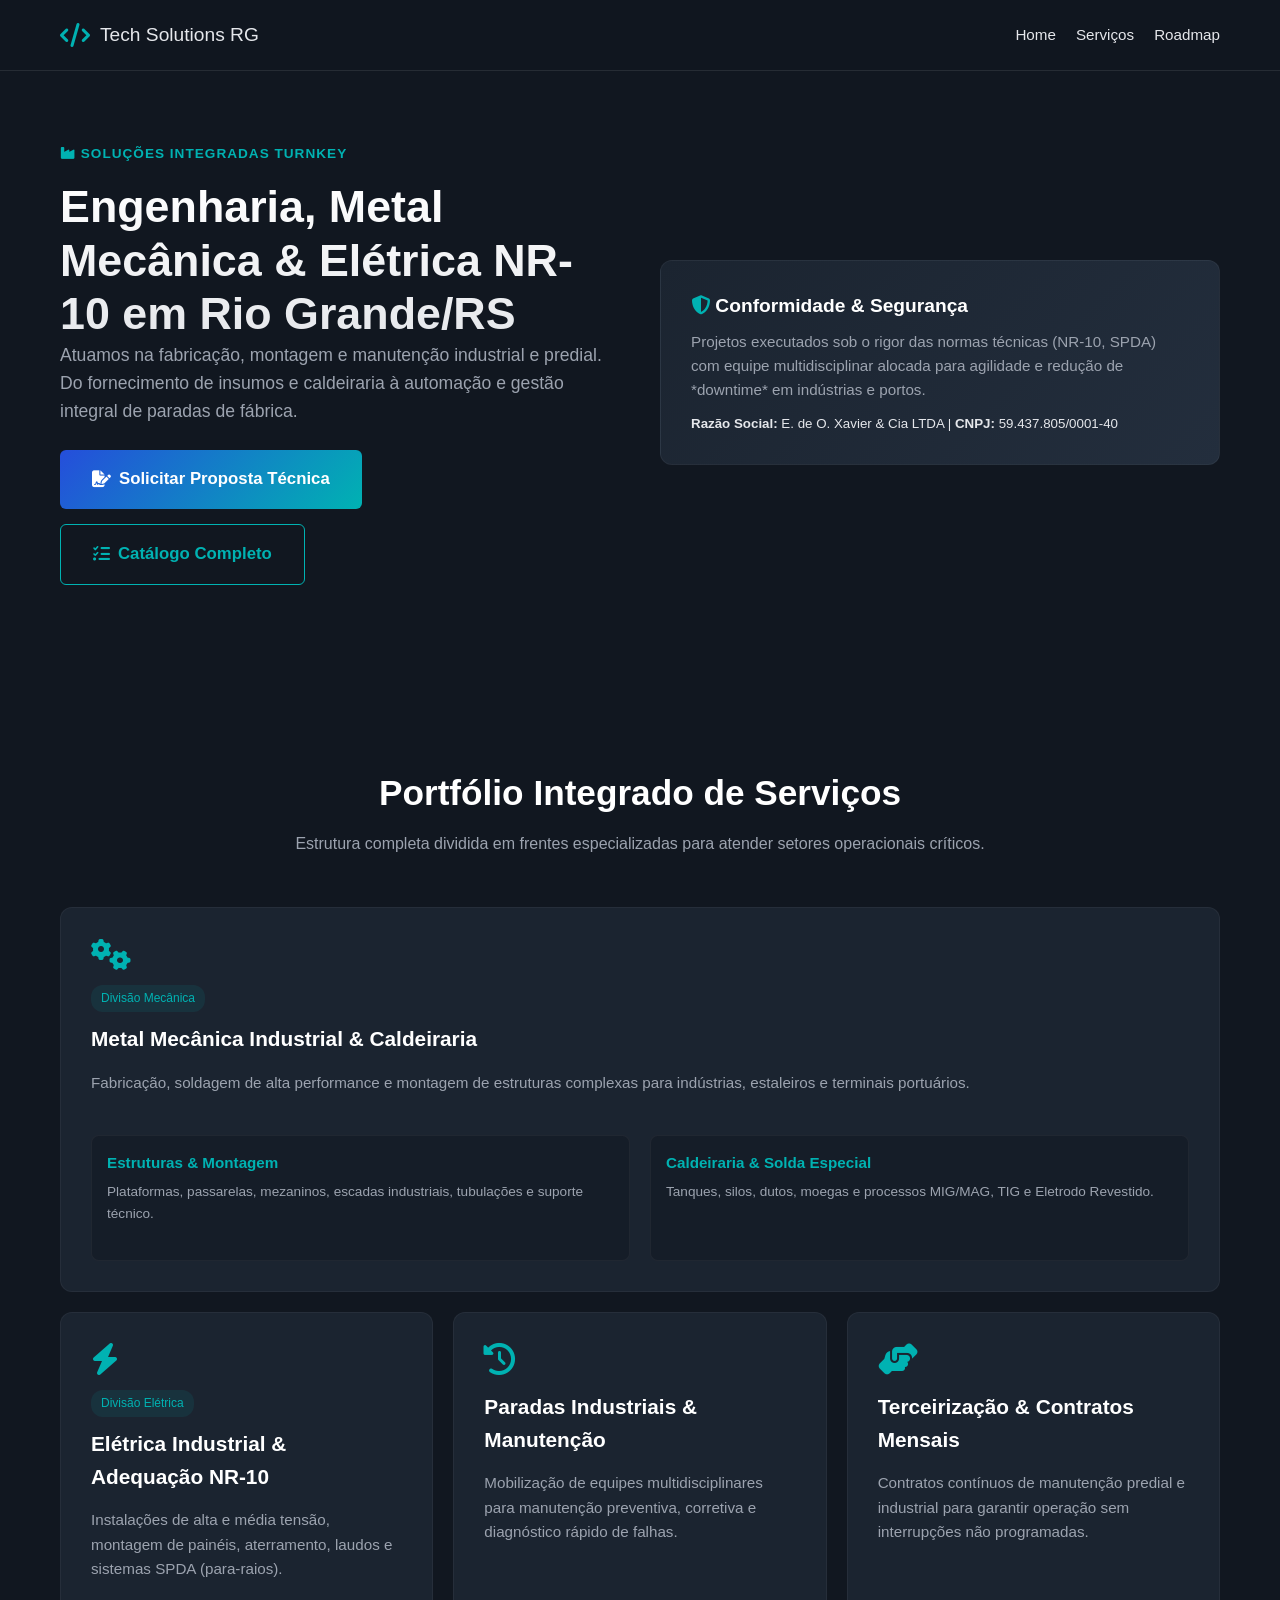
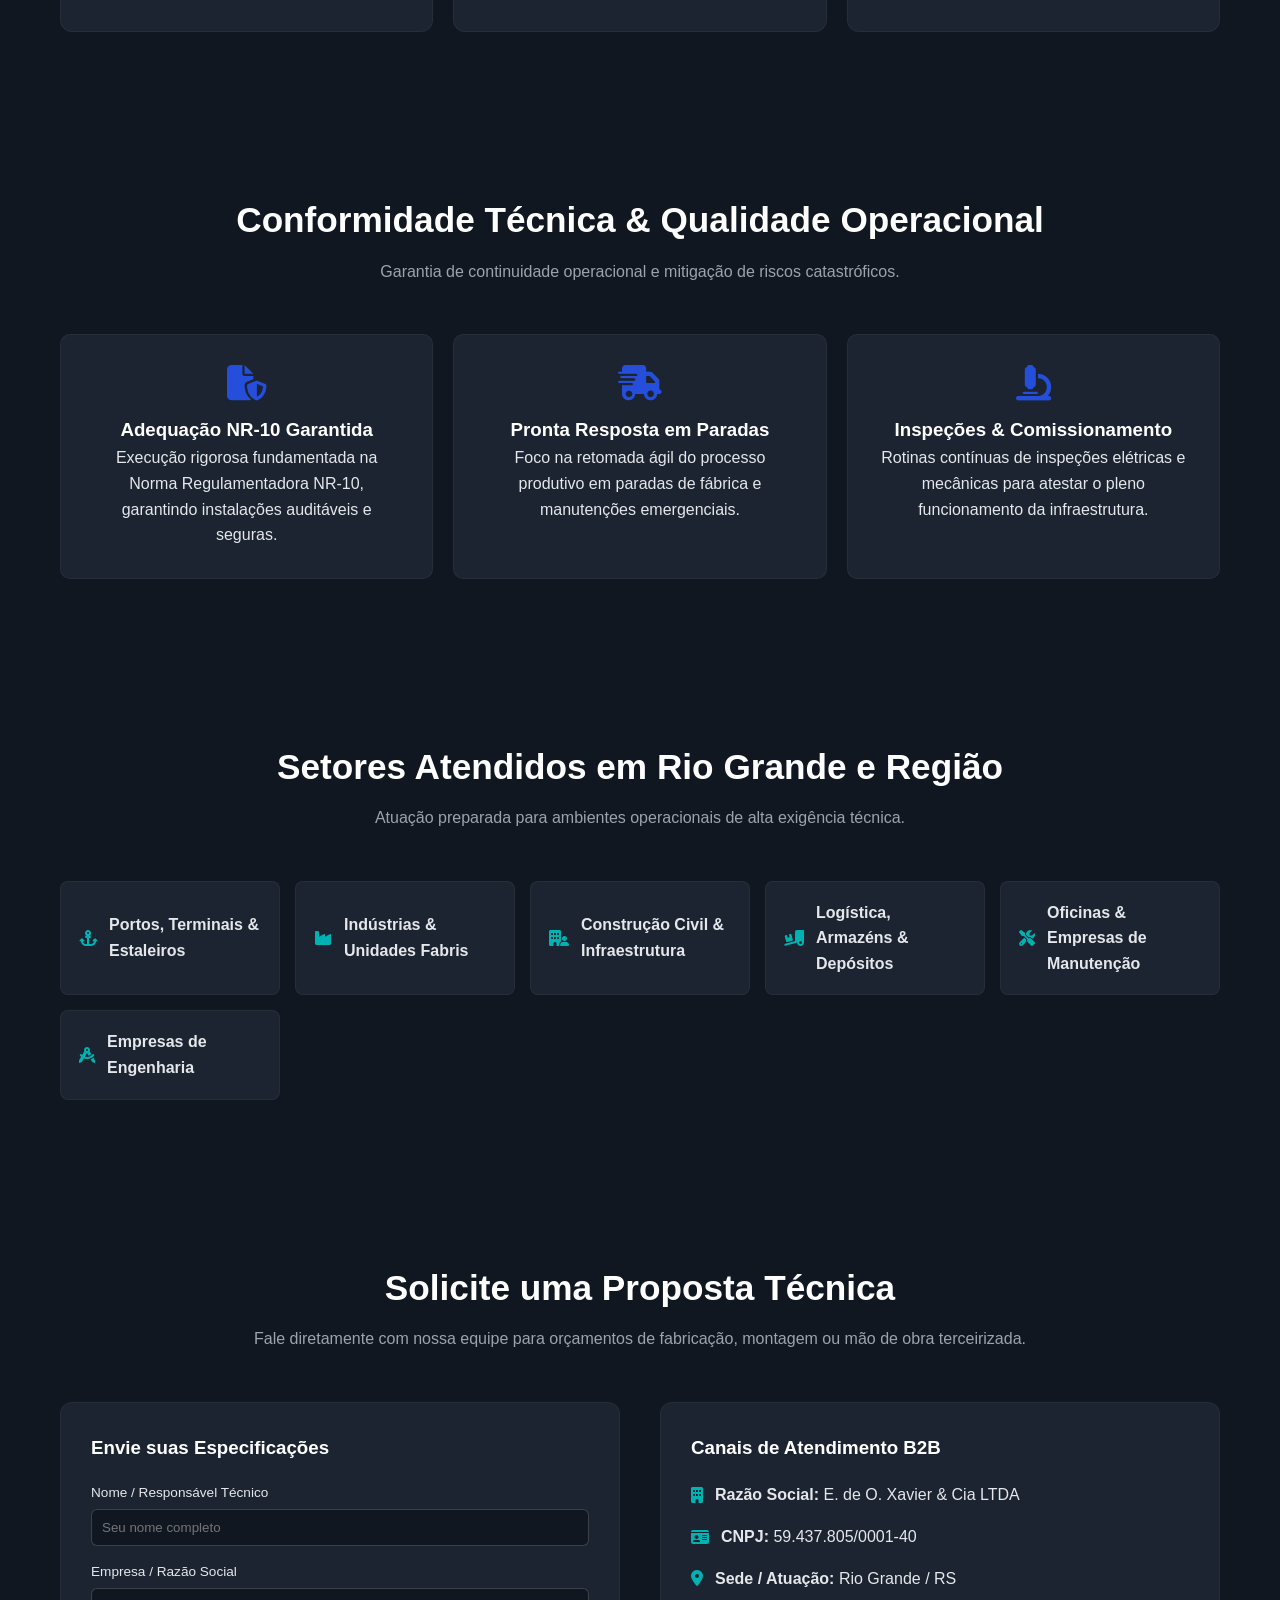
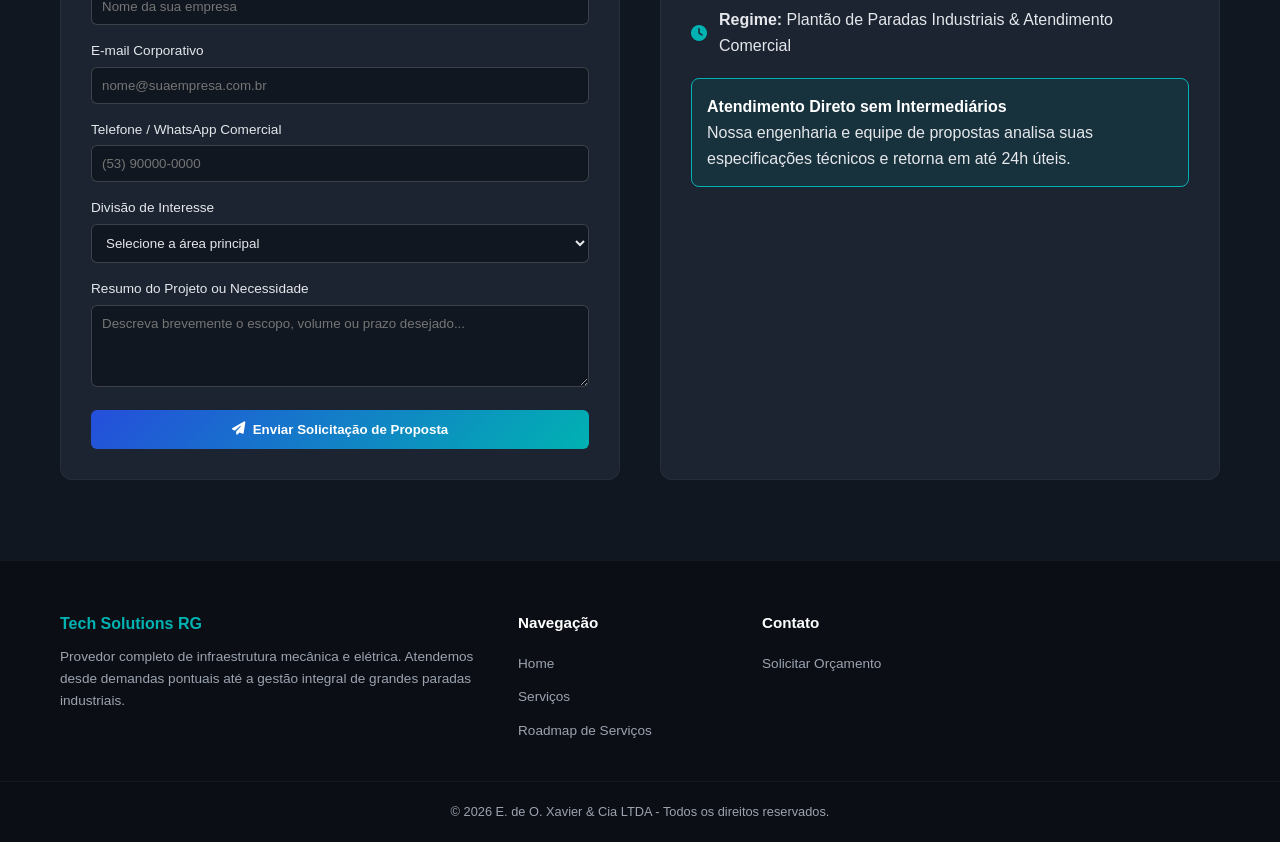
<file: index.html>
<!DOCTYPE html>
<html lang="pt-BR">
<head>
  <meta charset="UTF-8">
  <meta name="viewport" content="width=device-width, initial-scale=1.0">
  
  <title>Tech Solutions | Metal Mecânica, Elétrica NR-10 e Serviços Industriais em Rio Grande/RS</title>
  <meta name="description" content="A Tech Solutions (E. de O. Xavier & Cia LTDA - CNPJ 59.437.805/0001-40) oferece soluções completas em Metal Mecânica, Caldeiraria, Elétrica Industrial NR-10 e Gestão de Paradas Industriais em Rio Grande/RS e região.">
  <meta name="keywords" content="metal mecanica rio grande rs, caldeiraria industrial, eletrica nr-10, soldagem mig mag tig, paradas industriais, manutencao predial e industrial, e de o xavier, tech solutions rio grande">
  <meta name="robots" content="index, follow">
  <meta name="author" content="Tech Solutions">
  <meta name="theme-color" content="#111720">

  <meta property="og:type" content="website">
  <meta property="og:title" content="Tech Solutions | Soluções Industriais, Metal Mecânica & Elétrica NR-10">
  <meta property="og:description" content="Engenharia, Fabricação, Montagem, Elétrica NR-10 e Manutenção Industrial Turnkey em Rio Grande/RS. Atendimento B2B especializado.">
  <meta property="og:locale" content="pt_BR">

  <script type="application/ld+json">
  {
    "@context": "https://schema.org",
    "@type": "LocalBusiness",
    "name": "Tech Solutions - Solução Industrial, Predial e Tecnológica",
    "legalName": "E. de O. Xavier & Cia LTDA",
    "taxID": "59.437.805/0001-40",
    "description": "Provedor completo de infraestrutura mecânica e elétrica. Atendemos desde demandas pontuais até a gestão integral de contratos e grandes paradas industriais.",
    "address": {
      "@type": "PostalAddress",
      "addressLocality": "Rio Grande",
      "addressRegion": "RS",
      "addressCountry": "BR"
    },
    "areaServed": [
      "Rio Grande",
      "Pelotas",
      "Rio Grande do Sul"
    ],
    "knowsAbout": [
      "Metal Mecânica Industrial",
      "Caldeiraria",
      "Instalações Elétricas NR-10",
      "SPDA e Aterramento",
      "Manutenção e Paradas Industriais",
      "Soldagem Especializada MIG/MAG/TIG"
    ]
  }
  </script>

  <link rel="preconnect" href="https://cdnjs.cloudflare.com">
  <link rel="stylesheet" href="https://cdnjs.cloudflare.com/ajax/libs/font-awesome/6.4.0/css/all.min.css">
  <link rel="stylesheet" href="style.css">

  <script src="components.js" defer></script>
</head>
<body>

  <app-header></app-header>

  <main>
    <section class="hero">
      <div class="container">
        <div class="hero-grid">
          <div class="hero-text">
            <span class="hero-tag">
              <i class="fa-solid fa-industry"></i> Soluções Integradas Turnkey
            </span>
            <h1 class="hero-title">Engenharia, Metal Mecânica & Elétrica NR-10 em Rio Grande/RS</h1>
            <p class="hero-subtitle">
              Atuamos na fabricação, montagem e manutenção industrial e predial. Do fornecimento de insumos e caldeiraria à automação e gestão integral de paradas de fábrica.
            </p>
            <div class="hero-actions">
              <a href="#contato" class="btn btn-primary btn-lg">
                <i class="fa-solid fa-file-signature"></i> Solicitar Proposta Técnica
              </a>
              <a href="roadmap_servicos.html" class="btn btn-secondary btn-lg">
                <i class="fa-solid fa-list-check"></i> Catálogo Completo
              </a>
            </div>
          </div>
          <div class="hero-banner-container">
            <div class="hero-banner-content">
              <h3><i class="fa-solid fa-shield-halved" style="color: var(--cyan);"></i> Conformidade & Segurança</h3>
              <p>Projetos executados sob o rigor das normas técnicas (NR-10, SPDA) com equipe multidisciplinar alocada para agilidade e redução de *downtime* em indústrias e portos.</p>
              <small style="color: var(--text-muted); display: block; margin-top: 10px;">
                <strong>Razão Social:</strong> E. de O. Xavier & Cia LTDA | <strong>CNPJ:</strong> 59.437.805/0001-40
              </small>
            </div>
          </div>
        </div>
      </div>
    </section>

    <section class="services" id="servicos">
      <div class="container">
        <div class="section-header reveal">
          <h2>Portfólio Integrado de Serviços</h2>
          <p>Estrutura completa dividida em frentes especializadas para atender setores operacionais críticos.</p>
        </div>

        <div class="bento-grid">
          <div class="bento-card bento-large reveal">
            <i class="fa-solid fa-gears card-icon"></i>
            <span class="card-badge">Divisão Mecânica</span>
            <h3>Metal Mecânica Industrial & Caldeiraria</h3>
            <p>Fabricação, soldagem de alta performance e montagem de estruturas complexas para indústrias, estaleiros e terminais portuários.</p>
            <div class="sub-services-grid">
              <div class="sub-service-item">
                <h4>Estruturas & Montagem</h4>
                <p>Plataformas, passarelas, mezaninos, escadas industriais, tubulações e suporte técnico.</p>
              </div>
              <div class="sub-service-item">
                <h4>Caldeiraria & Solda Especial</h4>
                <p>Tanques, silos, dutos, moegas e processos MIG/MAG, TIG e Eletrodo Revestido.</p>
              </div>
            </div>
          </div>

          <div class="bento-card reveal">
            <i class="fa-solid fa-bolt card-icon"></i>
            <span class="card-badge">Divisão Elétrica</span>
            <h3>Elétrica Industrial & Adequação NR-10</h3>
            <p>Instalações de alta e média tensão, montagem de painéis, aterramento, laudos e sistemas SPDA (para-raios).</p>
          </div>

          <div class="bento-card reveal">
            <i class="fa-solid fa-clock-rotate-left card-icon"></i>
            <h3>Paradas Industriais & Manutenção</h3>
            <p>Mobilização de equipes multidisciplinares para manutenção preventiva, corretiva e diagnóstico rápido de falhas.</p>
          </div>

          <div class="bento-card reveal">
            <i class="fa-solid fa-handshake-angle card-icon"></i>
            <h3>Terceirização & Contratos Mensais</h3>
            <p>Contratos contínuos de manutenção predial e industrial para garantir operação sem interrupções não programadas.</p>
          </div>
        </div>
      </div>
    </section>

    <section class="differentials">
      <div class="container">
        <div class="section-header reveal">
          <h2>Conformidade Técnica & Qualidade Operacional</h2>
          <p>Garantia de continuidade operacional e mitigação de riscos catastróficos.</p>
        </div>

        <div class="diff-grid">
          <div class="diff-card reveal">
            <i class="fa-solid fa-file-shield diff-icon"></i>
            <h3>Adequação NR-10 Garantida</h3>
            <p>Execução rigorosa fundamentada na Norma Regulamentadora NR-10, garantindo instalações auditáveis e seguras.</p>
          </div>
          <div class="diff-card reveal">
            <i class="fa-solid fa-truck-fast diff-icon"></i>
            <h3>Pronta Resposta em Paradas</h3>
            <p>Foco na retomada ágil do processo produtivo em paradas de fábrica e manutenções emergenciais.</p>
          </div>
          <div class="diff-card reveal">
            <i class="fa-solid fa-microscope diff-icon"></i>
            <h3>Inspeções & Comissionamento</h3>
            <p>Rotinas contínuas de inspeções elétricas e mecânicas para atestar o pleno funcionamento da infraestrutura.</p>
          </div>
        </div>
      </div>
    </section>

    <section class="segments-section">
      <div class="container">
        <div class="section-header reveal">
          <h2>Setores Atendidos em Rio Grande e Região</h2>
          <p>Atuação preparada para ambientes operacionais de alta exigência técnica.</p>
        </div>

        <div class="segments-grid reveal">
          <div class="segment-item"><i class="fa-solid fa-anchor"></i> Portos, Terminais & Estaleiros</div>
          <div class="segment-item"><i class="fa-solid fa-industry"></i> Indústrias & Unidades Fabris</div>
          <div class="segment-item"><i class="fa-solid fa-building-user"></i> Construção Civil & Infraestrutura</div>
          <div class="segment-item"><i class="fa-solid fa-truck-ramp-box"></i> Logística, Armazéns & Depósitos</div>
          <div class="segment-item"><i class="fa-solid fa-screwdriver-wrench"></i> Oficinas & Empresas de Manutenção</div>
          <div class="segment-item"><i class="fa-solid fa-compass-drafting"></i> Empresas de Engenharia</div>
        </div>
      </div>
    </section>

    <section class="contact" id="contato">
      <div class="container">
        <div class="section-header reveal">
          <h2>Solicite uma Proposta Técnica</h2>
          <p>Fale diretamente com nossa equipe para orçamentos de fabricação, montagem ou mão de obra terceirizada.</p>
        </div>

        <div class="contact-grid">
          <div class="contact-form-container reveal">
            <h3>Envie suas Especificações</h3>
            <form class="contact-form">
              <div class="form-group">
                <label for="name">Nome / Responsável Técnico</label>
                <input type="text" id="name" placeholder="Seu nome completo" required>
              </div>
              <div class="form-group">
                <label for="company">Empresa / Razão Social</label>
                <input type="text" id="company" placeholder="Nome da sua empresa" required>
              </div>
              <div class="form-group">
                <label for="email">E-mail Corporativo</label>
                <input type="email" id="email" placeholder="nome@suaempresa.com.br" required>
              </div>
              <div class="form-group">
                <label for="phone">Telefone / WhatsApp Comercial</label>
                <input type="tel" id="phone" placeholder="(53) 90000-0000" required>
              </div>
              <div class="form-group">
                <label for="subject">Divisão de Interesse</label>
                <select id="subject" required>
                  <option value="">Selecione a área principal</option>
                  <option value="metal-mecanica">Metal Mecânica & Caldeiraria</option>
                  <option value="eletrica-nr10">Elétrica Industrial & Adequação NR-10</option>
                  <option value="paradas">Contratos de Manutenção / Paradas Industriais</option>
                  <option value="outros">Outras Demandas Industriais</option>
                </select>
              </div>
              <div class="form-group">
                <label for="message">Resumo do Projeto ou Necessidade</label>
                <textarea id="message" rows="4" placeholder="Descreva brevemente o escopo, volume ou prazo desejado..." required></textarea>
              </div>
              <button type="submit" class="btn btn-primary btn-full">
                <i class="fa-solid fa-paper-plane"></i> Enviar Solicitação de Proposta
              </button>
            </form>
          </div>

          <div class="contact-info reveal">
            <h3>Canais de Atendimento B2B</h3>
            <ul class="info-list">
              <li>
                <i class="fa-solid fa-building"></i> 
                <span><strong>Razão Social:</strong> E. de O. Xavier & Cia LTDA</span>
              </li>
              <li>
                <i class="fa-solid fa-id-card"></i> 
                <span><strong>CNPJ:</strong> 59.437.805/0001-40</span>
              </li>
              <li>
                <i class="fa-solid fa-location-dot"></i> 
                <span><strong>Sede / Atuação:</strong> Rio Grande / RS</span>
              </li>
              <li>
                <i class="fa-solid fa-clock"></i> 
                <span><strong>Regime:</strong> Plantão de Paradas Industriais & Atendimento Comercial</span>
              </li>
            </ul>
            <div class="contact-card-highlight">
              <h4>Atendimento Direto sem Intermediários</h4>
              <p>Nossa engenharia e equipe de propostas analisa suas especificações técnicos e retorna em até 24h úteis.</p>
            </div>
          </div>
        </div>
      </div>
    </section>
  </main>

  <app-footer></app-footer>

  <script src="script.js" defer></script>
</body>
</html>
</file>
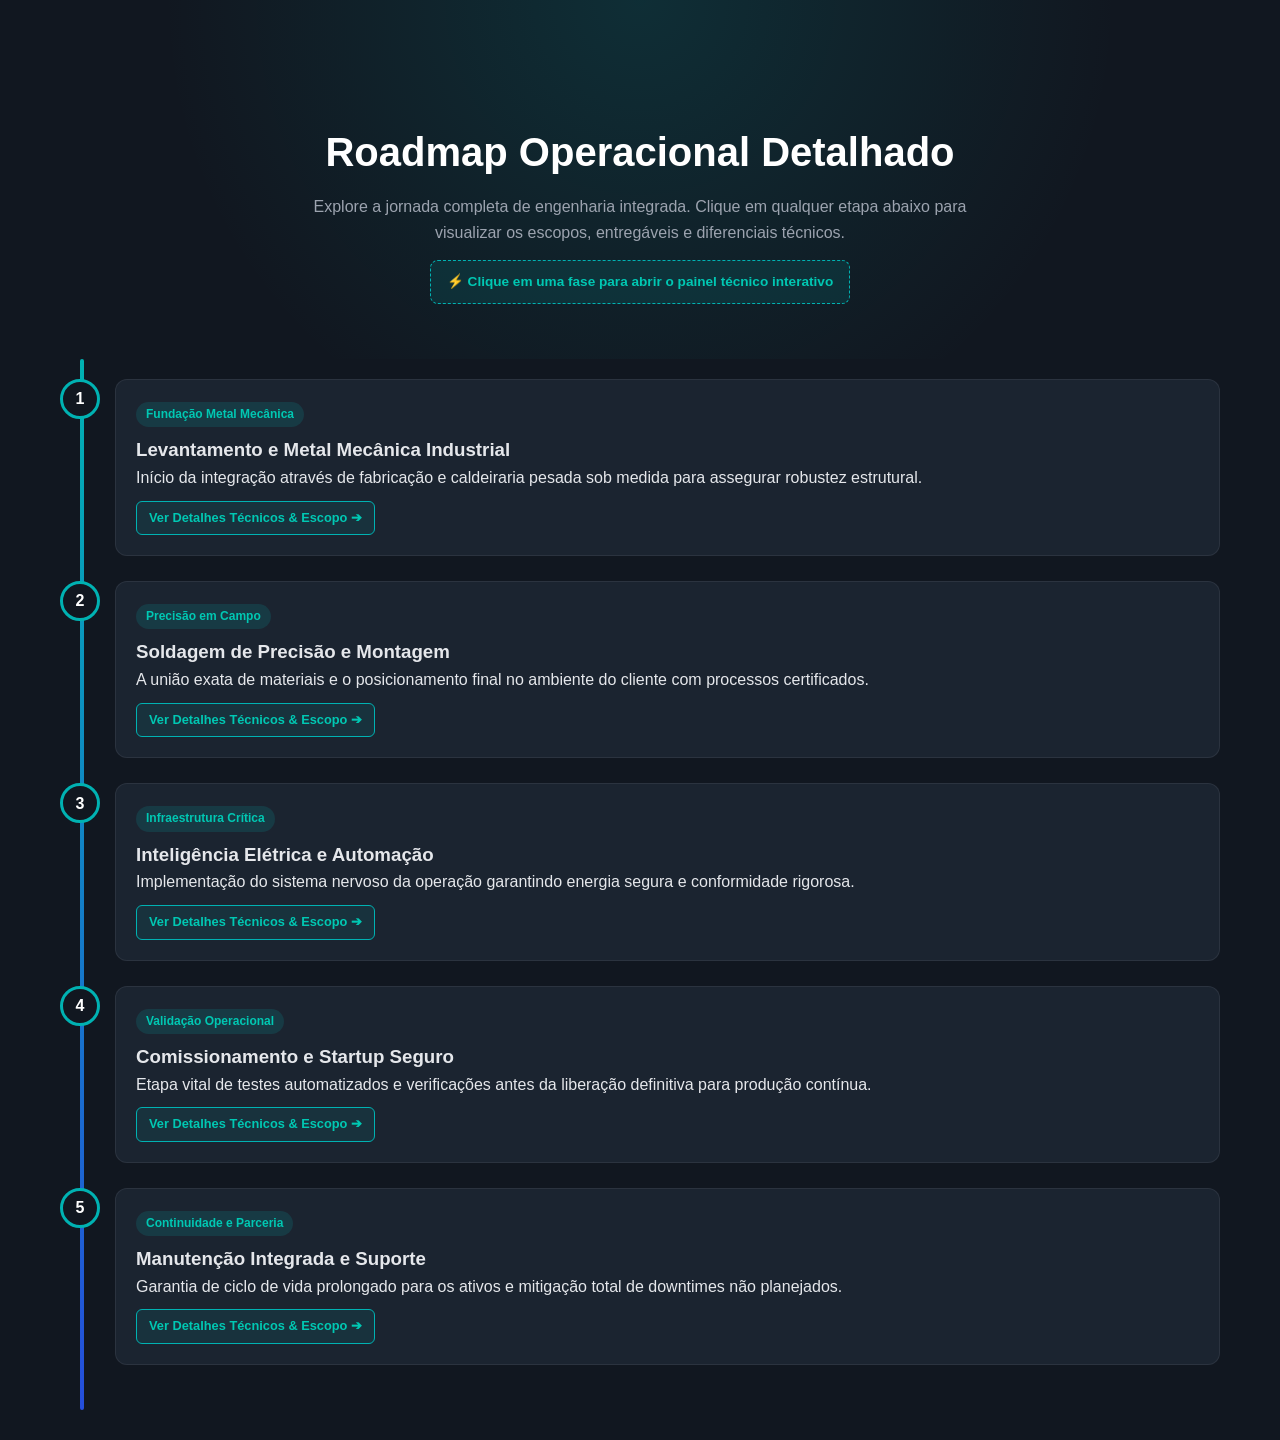
<file: roadmap_servicos.html>
<!DOCTYPE html>
<html lang="pt-BR">
<head>
    <meta charset="UTF-8">
    <meta name="viewport" content="width=device-width, initial-scale=1.0">
    <title>Roadmap de Serviços Detalhado - Tech Solutions RG</title>
    <style>
        :root { 
            --cyan: #00B2B2; 
            --cyan-hover: #00C8B3; 
            --cobalt: #254EDB; 
            --cobalt-dark: #1E3A8A; 
            --silver: #E5E7EB; 
            --gray-muted: #9CA3AF; 
            --bg-dark: #111720; 
            --bg-card: #1B2430; 
            --bg-card-hover: #232E3D; 
            --font-main: 'Source Sans Pro', sans-serif; 
        }
        * { margin: 0; padding: 0; box-sizing: border-box; scroll-behavior: smooth; }
        body { font-family: var(--font-main); background-color: var(--bg-dark); color: var(--silver); line-height: 1.6; overflow-x: hidden; }
        .container { max-width: 1200px; margin: 0 auto; padding: 0 20px; }
        
        /* Cabeçalho da Seção */
        .roadmap-hero { padding: 120px 0 30px 0; text-align: center; background: radial-gradient(circle at top, rgba(0, 178, 178, 0.15) 0%, transparent 70%); }
        .roadmap-hero h1 { font-size: 2.5rem; margin-bottom: 10px; color: #FFFFFF; }
        .roadmap-hero p { max-width: 700px; margin: 0 auto 15px; color: var(--gray-muted); font-size: 1rem; }
        
        .instruction-banner { background: rgba(0, 178, 178, 0.12); border: 1px dashed var(--cyan); color: var(--cyan-hover); padding: 10px 16px; border-radius: 8px; display: inline-flex; align-items: center; gap: 8px; font-size: 0.85rem; font-weight: 600; margin-bottom: 25px; }

        /* Timeline de Passos */
        .roadmap-timeline { position: relative; padding: 20px 0; margin-bottom: 30px; }
        .roadmap-timeline::before { content: ''; position: absolute; left: 20px; top: 0; bottom: 0; width: 4px; background: linear-gradient(180deg, var(--cyan), var(--cobalt)); border-radius: 2px; }
        
        .roadmap-step { position: relative; margin-bottom: 25px; width: 100%; padding-left: 55px; cursor: pointer; }
        .step-node { position: absolute; left: 0; top: 0; width: 40px; height: 40px; background: var(--bg-dark); border: 3px solid var(--cyan); border-radius: 50%; display: flex; align-items: center; justify-content: center; color: #FFFFFF; font-weight: 700; z-index: 10; transition: all 0.3s ease; }
        
        .roadmap-step:hover .step-node, .roadmap-step.active .step-node { background: var(--cyan); box-shadow: 0 0 12px var(--cyan); }
        .step-card { background: var(--bg-card); padding: 20px; border-radius: 12px; border: 1px solid rgba(229, 231, 235, 0.08); transition: all 0.3s ease; }
        .roadmap-step:hover .step-card, .roadmap-step.active .step-card { border-color: var(--cyan); transform: translateY(-3px); background-color: var(--bg-card-hover); box-shadow: 0 8px 20px rgba(0, 0, 0, 0.4); }
        
        .step-badge { display: inline-block; background: rgba(0, 178, 178, 0.15); color: var(--cyan-hover); font-size: 0.75rem; padding: 3px 10px; border-radius: 15px; margin-bottom: 8px; font-weight: 600; }
        .click-action-trigger { display: inline-flex; align-items: center; gap: 6px; background: rgba(0, 178, 178, 0.1); color: var(--cyan-hover); font-size: 0.8rem; font-weight: 700; padding: 6px 12px; border-radius: 6px; border: 1px solid var(--cyan); margin-top: 10px; }

        /* Painel Detalhado Interativo (Expansível por Pilar) */
        .details-panel { background: var(--bg-card); border: 2px solid var(--cyan); border-radius: 14px; padding: 30px; margin: 20px 0 60px; display: none; box-shadow: 0 10px 30px rgba(0, 178, 178, 0.2); animation: fadeIn 0.4s ease-in-out; }
        .details-panel.active { display: block; }
        
        @keyframes fadeIn {
            from { opacity: 0; transform: translateY(-10px); }
            to { opacity: 1; transform: translateY(0); }
        }

        .panel-header { display: flex; justify-content: space-between; align-items: center; border-bottom: 1px solid rgba(229, 231, 235, 0.1); padding-bottom: 15px; margin-bottom: 20px; }
        .panel-header h2 { color: var(--cyan-hover); font-size: 1.5rem; }
        .panel-close { background: rgba(255, 255, 255, 0.1); border: none; color: #FFFFFF; width: 34px; height: 34px; border-radius: 50%; cursor: pointer; font-size: 1.2rem; display: flex; align-items: center; justify-content: center; transition: background 0.2s; }
        .panel-close:hover { background: var(--cyan); color: var(--bg-dark); }

        .panel-body-grid { display: grid; grid-template-columns: 2fr 1fr; gap: 25px; }
        .panel-body-grid p { color: var(--gray-muted); font-size: 0.95rem; margin-bottom: 15px; }
        
        .deliverables-list { list-style: none; margin-top: 10px; }
        .deliverables-list li { position: relative; padding-left: 26px; margin-bottom: 12px; color: var(--silver); font-size: 0.92rem; }
        .deliverables-list li::before { content: '✔'; position: absolute; left: 0; color: var(--cyan); font-weight: 700; }

        .panel-sidebar { background: rgba(17, 23, 32, 0.6); padding: 20px; border-radius: 10px; border: 1px solid rgba(229, 231, 235, 0.05); }
        .panel-sidebar h4 { font-size: 0.95rem; color: var(--cyan); margin-bottom: 10px; text-transform: uppercase; letter-spacing: 0.5px; }

        @media (max-width: 768px) {
            .panel-body-grid { grid-template-columns: 1fr; }
        }
    </style>
</head>
<body>

    <div class="container">
        <section class="roadmap-hero">
            <h1>Roadmap <span>Operacional Detalhado</span></h1>
            <p>Explore a jornada completa de engenharia integrada. Clique em qualquer etapa abaixo para visualizar os escopos, entregáveis e diferenciais técnicos.</p>
            <div class="instruction-banner">
                <span>⚡ Clique em uma fase para abrir o painel técnico interativo</span>
            </div>
        </section>

        <!-- TIMELINE DOS 5 PILARES -->
        <div class="roadmap-timeline">
            
            <!-- Pilar 1 -->
            <div class="roadmap-step" onclick="toggleDetails(1)">
                <div class="step-node">1</div>
                <div class="step-card">
                    <span class="step-badge">Fundação Metal Mecânica</span>
                    <h3>Levantamento e Metal Mecânica Industrial</h3>
                    <p>Início da integração através de fabricação e caldeiraria pesada sob medida para assegurar robustez estrutural.</p>
                    <div class="click-action-trigger">Ver Detalhes Técnicos & Escopo ➔</div>
                </div>
            </div>

            <!-- Pilar 2 -->
            <div class="roadmap-step" onclick="toggleDetails(2)">
                <div class="step-node">2</div>
                <div class="step-card">
                    <span class="step-badge">Precisão em Campo</span>
                    <h3>Soldagem de Precisão e Montagem</h3>
                    <p>A união exata de materiais e o posicionamento final no ambiente do cliente com processos certificados.</p>
                    <div class="click-action-trigger">Ver Detalhes Técnicos & Escopo ➔</div>
                </div>
            </div>

            <!-- Pilar 3 -->
            <div class="roadmap-step" onclick="toggleDetails(3)">
                <div class="step-node">3</div>
                <div class="step-card">
                    <span class="step-badge">Infraestrutura Crítica</span>
                    <h3>Inteligência Elétrica e Automação</h3>
                    <p>Implementação do sistema nervoso da operação garantindo energia segura e conformidade rigorosa.</p>
                    <div class="click-action-trigger">Ver Detalhes Técnicos & Escopo ➔</div>
                </div>
            </div>

            <!-- Pilar 4 -->
            <div class="roadmap-step" onclick="toggleDetails(4)">
                <div class="step-node">4</div>
                <div class="step-card">
                    <span class="step-badge">Validação Operacional</span>
                    <h3>Comissionamento e Startup Seguro</h3>
                    <p>Etapa vital de testes automatizados e verificações antes da liberação definitiva para produção contínua.</p>
                    <div class="click-action-trigger">Ver Detalhes Técnicos & Escopo ➔</div>
                </div>
            </div>

            <!-- Pilar 5 -->
            <div class="roadmap-step" onclick="toggleDetails(5)">
                <div class="step-node">5</div>
                <div class="step-card">
                    <span class="step-badge">Continuidade e Parceria</span>
                    <h3>Manutenção Integrada e Suporte</h3>
                    <p>Garantia de ciclo de vida prolongado para os ativos e mitigação total de downtimes não planejados.</p>
                    <div class="click-action-trigger">Ver Detalhes Técnicos & Escopo ➔</div>
                </div>
            </div>

        </div>

        <!-- PAINÉIS DE DETALHAMENTO EXPANSÍVEIS -->

        <!-- Painel 1 -->
        <div id="panel-1" class="details-panel">
            <div class="panel-header">
                <h2>Pilar 01: Levantamento e Metal Mecânica Industrial</h2>
                <button class="panel-close" onclick="closeDetails(1)">&times;</button>
            </div>
            <div class="panel-body-grid">
                <div>
                    <p>Esta etapa foundational foca na concepção mecânica sob medida. Projetamos e executamos estruturas robustas que suportam o ecossistema produtivo severo da planta industrial com tolerâncias milimétricas.</p>
                    <ul class="deliverables-list">
                        <li>Fabricação especializada de tanques, reservatórios, silos de grande porte, chutes e dutos.</li>
                        <li>Construção de infraestrutura de acesso ergonômica: mezaninos, plataformas e escadas industriais.</li>
                        <li>Desenvolvimento de estruturas de suporte, bases metálicas vibratórias e enclausuramentos de proteção.</li>
                    </ul>
                </div>
                <div class="panel-sidebar">
                    <h4>Indicadores de Valor</h4>
                    <p><strong>Foco:</strong> Integridade Física</p>
                    <p><strong>Normas:</strong> ABNT / ASME aplicadas</p>
                </div>
            </div>
        </div>

        <!-- Painel 2 -->
        <div id="panel-2" class="details-panel">
            <div class="panel-header">
                <h2>Pilar 02: Soldagem de Precisão e Montagem em Campo</h2>
                <button class="panel-close" onclick="closeDetails(2)">&times;</button>
            </div>
            <div class="panel-body-grid">
                <div>
                    <p>Garantia de união metalúrgica impecável. Contamos com equipes de soldadores qualificados por EPS/RQPS para atuar diretamente no canteiro de obras ou montagem de linhas complexas.</p>
                    <ul class="deliverables-list">
                        <li>Processos altamente qualificados: MIG/MAG, TIG e Eletrodo Revestido.</li>
                        <li>Amplo domínio de ligas metálicas, incluindo Aço Carbono, Aço Inox e Alumínio.</li>
                        <li>Montagem integrada de linhas de tubulações e estruturas com capacidade de rápida adaptação em campo.</li>
                    </ul>
                </div>
                <div class="panel-sidebar">
                    <h4>Indicadores de Valor</h4>
                    <p><strong>Foco:</strong> Risco Zero de Falha Estrutural</p>
                    <p><strong>Inspeção:</strong> Ensaios não destrutivos (END)</p>
                </div>
            </div>
        </div>

        <!-- Painel 3 -->
        <div id="panel-3" class="details-panel">
            <div class="panel-header">
                <h2>Pilar 03: Inteligência Elétrica e Automação</h2>
                <button class="panel-close" onclick="closeDetails(3)">&times;</button>
            </div>
            <div class="panel-body-grid">
                <div>
                    <p>A energia e os comandos que fazem a planta rodar. Projetamos e montamos toda a infraestrutura elétrica de baixa e média tensão com total alinhamento às normativas de segurança vigentes.</p>
                    <ul class="deliverables-list">
                        <li>Montagem de Painéis de Comando, Centros de Controle de Motores (CCM) e QGBT.</li>
                        <li>Infraestrutura física robusta: eletrocalhas, leitos, lançamento de cabos blindados e subestações.</li>
                        <li>Sistemas Críticos de contingência (Nobreaks, Geradores) e adequação integral à NR-10 e SPDA.</li>
                    </ul>
                </div>
                <div class="panel-sidebar">
                    <h4>Indicadores de Valor</h4>
                    <p><strong>Foco:</strong> Conformidade NR-10 & Segurança</p>
                    <p><strong>Confiabilidade:</strong> Redundância de Energia</p>
                </div>
            </div>
        </div>

        <!-- Painel 4 -->
        <div id="panel-4" class="details-panel">
            <div class="panel-header">
                <h2>Pilar 04: Comissionamento e Startup Seguro</h2>
                <button class="panel-close" onclick="closeDetails(4)">&times;</button>
            </div>
            <div class="panel-body-grid">
                <div>
                    <p>A transição planejada entre a infraestrutura montada e a operação comercial. Validamos cada ponto elétrico, sensor e atuador para eliminar surpresas no primeiro dia de produção.</p>
                    <ul class="deliverables-list">
                        <li>Inspeções visuais e dimensionais completas, acompanhadas de megagem e testes de isolamento.</li>
                        <li>Parametrização avançada de Inversores de Frequência, soft-starters e redes industriais.</li>
                        <li>Validação de malhas de controle, intertravamentos de segurança e start assistido em campo.</li>
                    </ul>
                </div>
                <div class="panel-sidebar">
                    <h4>Indicadores de Valor</h4>
                    <p><strong>Foco:</strong> Zero Surpresas no Startup</p>
                    <p><strong>Entrega:</strong> Planta Pronta para Produção</p>
                </div>
            </div>
        </div>

        <!-- Painel 5 -->
        <div id="panel-5" class="details-panel">
            <div class="panel-header">
                <h2>Pilar 05: Manutenção Integrada e Parcerias</h2>
                <button class="panel-close" onclick="closeDetails(5)">&times;</button>
            </div>
            <div class="panel-body-grid">
                <div>
                    <p>O compromisso de longo prazo com a performance da sua fábrica. Atuamos fortemente na preservação dos ativos para blindar o negócio contra paradas não planejadas (downtimes).</p>
                    <ul class="deliverables-list">
                        <li>Planos estruturados de Manutenção Preventiva, Corretiva e projetos de Retrofit tecnológico.</li>
                        <li>Terceirização estratégica de especialistas dedicados (Caldeireiros, Soldadores, Eletricistas e Montadores).</li>
                        <li>Esquadrões de Resposta Rápida prontos para atuar em paradas gerais programadas com alta agilidade.</li>
                    </ul>
                </div>
                <div class="panel-sidebar">
                    <h4>Indicadores de Valor</h4>
                    <p><strong>Foco:</strong> Downtime Zero</p>
                    <p><strong>Parceria:</strong> Suporte Dedicado Contínuo</p>
                </div>
            </div>
        </div>

    </div>

    <!-- SCRIPT DE INTERATIVIDADE DOS PAINÉIS -->
    <script>
        function toggleDetails(id) {
            // Fecha todos os painéis abertos e remove classe ativa dos passos
            for (let i = 1; i <= 5; i++) {
                document.getElementById('panel-' + i).classList.remove('active');
            }
            
            // Ativa o painel selecionado
            const targetPanel = document.getElementById('panel-' + id);
            targetPanel.classList.add('active');
            
            // Rola suavemente para o painel aberto para melhor experiência do usuário (UX)
            targetPanel.scrollIntoView({ behavior: 'smooth', block: 'nearest' });
        }

        function closeDetails(id) {
            document.getElementById('panel-' + id).classList.remove('active');
        }
    </script>
</body>
</html>
</file>
<file: style.css>
/* ==========================================
   1. VARIÁVEIS, RESET E CONFIGURAÇÕES GERAIS
   ========================================== */
:root {
    --cyan: #00B2B2;
    --cyan-hover: #00C8B3;
    --cobalt: #254EDB;
    --cobalt-dark: #1E3A8A;
    --silver: #E5E7EB;
    --gray-muted: #9CA3AF;
    --bg-dark: #111720;
    --bg-card: #1B2430;
    --bg-card-hover: #232E3D;
    --font-main: 'Source Sans Pro', sans-serif;
}

* {
    margin: 0;
    padding: 0;
    box-sizing: border-box;
    scroll-behavior: smooth;
}

body {
    font-family: var(--font-main);
    background-color: var(--bg-dark);
    color: var(--silver);
    line-height: 1.6;
    overflow-x: hidden;
}

h1, h2, h3, h4, h5 {
    color: #FFFFFF;
    font-weight: 700;
}

a {
    color: var(--cyan);
    text-decoration: none;
    transition: all 0.3s ease;
}

a:hover {
    color: var(--cyan-hover);
}

.container {
    max-width: 1200px;
    margin: 0 auto;
    padding: 0 20px;
}

/* ==========================================
   2. BOTÕES E ELEMENTOS DE AÇÃO
   ========================================== */
.btn {
    display: inline-flex;
    align-items: center;
    gap: 8px;
    padding: 12px 24px;
    border-radius: 6px;
    font-weight: 600;
    cursor: pointer;
    border: none;
    transition: transform 0.2s ease, background-color 0.3s ease, box-shadow 0.3s ease;
    white-space: nowrap;
}

.btn-primary {
    background: linear-gradient(135deg, var(--cobalt), var(--cyan));
    color: #FFFFFF;
}

.btn-primary:hover {
    transform: translateY(-2px);
    box-shadow: 0 4px 15px rgba(0, 178, 178, 0.3);
    color: #FFFFFF;
}

.btn-secondary {
    background-color: transparent;
    border: 1px solid var(--cyan);
    color: var(--cyan);
}

.btn-secondary:hover {
    background-color: var(--cyan);
    color: var(--bg-dark);
}

.btn-outline {
    border: 1px solid rgba(229, 231, 235, 0.3);
    color: var(--silver);
}

.btn-outline:hover {
    border-color: var(--cyan);
    color: var(--cyan);
}

.btn-full {
    width: 100%;
    justify-content: center;
}

.btn-lg {
    padding: 16px 32px;
    font-size: 1.05rem;
}

.mobile-menu-cta {
    display: none;
}

/* ==========================================
   3. CABEÇALHO GLOBAL (HEADER)
   ========================================== */
.header {
    position: fixed;
    top: 0;
    left: 0;
    width: 100%;
    background-color: rgba(17, 23, 32, 0.95);
    backdrop-filter: blur(10px);
    z-index: 1000;
    border-bottom: 1px solid rgba(229, 231, 235, 0.1);
}

.header-container {
    display: flex;
    justify-content: space-between;
    align-items: center;
    height: 70px;
}

.logo {
    display: flex;
    align-items: center;
    gap: 10px;
    font-size: 1.2rem;
    color: var(--silver);
}

.logo-icon {
    color: var(--cyan);
    font-size: 1.5rem;
}

.nav-menu {
    display: flex;
    align-items: center;
    gap: 20px;
}

.nav-menu a {
    color: var(--silver);
    font-size: 0.95rem;
}

.nav-menu a:hover, .nav-menu a.active {
    color: var(--cyan);
}

.mobile-toggle {
    display: none;
}

/* ==========================================
   4. HERO SECTION
   ========================================== */
.hero {
    padding: 140px 0 60px 0;
}

.hero-grid {
    display: grid;
    grid-template-columns: 1fr 1fr;
    gap: 40px;
    align-items: center;
    margin-bottom: 40px;
}

.hero-tag {
    display: inline-block;
    font-size: 0.85rem;
    text-transform: uppercase;
    letter-spacing: 1px;
    color: var(--cyan);
    margin-bottom: 15px;
    font-weight: 600;
}

.hero-title {
    font-size: 2.8rem;
    line-height: 1.2;
    background: linear-gradient(180deg, #FFFFFF, var(--silver));
    -webkit-background-clip: text;
    -webkit-text-fill-color: transparent;
}

.hero-subtitle {
    font-size: 1.1rem;
    color: var(--gray-muted);
    margin-bottom: 25px;
}

.hero-actions {
    display: flex;
    gap: 15px;
    flex-wrap: wrap;
}

.hero-banner-container {
    background: linear-gradient(135deg, var(--bg-card), var(--bg-card-hover));
    padding: 30px;
    border-radius: 12px;
    border-left: 4px solid var(--cyan);
    border: 1px solid rgba(229, 231, 235, 0.05);
}

.hero-banner-content h3 {
    margin-bottom: 8px;
    font-size: 1.2rem;
}

.hero-banner-content p {
    color: var(--gray-muted);
    font-size: 0.95rem;
}

/* ==========================================
   5. BENTO GRID & PORTFÓLIO DE SERVIÇOS
   ========================================== */
.services, .differentials, .segments-section, .about, .contact {
    padding: 80px 0;
}

.section-header {
    text-align: center;
    margin-bottom: 50px;
}

.section-header h2 {
    font-size: 2.2rem;
    margin-bottom: 10px;
}

.section-header p {
    color: var(--gray-muted);
}

.bento-grid {
    display: grid;
    grid-template-columns: repeat(3, 1fr);
    gap: 20px;
}

.bento-card {
    background-color: var(--bg-card);
    border-radius: 12px;
    padding: 30px;
    border: 1px solid rgba(229, 231, 235, 0.05);
    transition: transform 0.3s ease, background-color 0.3s ease;
    display: flex;
    flex-direction: column;
}

.bento-card:hover {
    transform: translateY(-5px);
    background-color: var(--bg-card-hover);
}

.bento-large, .bento-full {
    grid-column: span 3;
}

.card-icon {
    font-size: 2rem;
    color: var(--cyan);
    margin-bottom: 15px;
}

.card-badge {
    display: inline-block;
    font-size: 0.75rem;
    color: var(--cyan);
    background: rgba(0, 178, 178, 0.1);
    padding: 4px 10px;
    border-radius: 12px;
    margin-bottom: 10px;
    width: fit-content;
}

.bento-card h3 {
    font-size: 1.3rem;
    margin-bottom: 15px;
}

.bento-card p {
    color: var(--gray-muted);
    font-size: 0.95rem;
    margin-bottom: 20px;
}

.sub-services-grid {
    display: grid;
    grid-template-columns: repeat(auto-fit, minmax(220px, 1fr));
    gap: 20px;
    margin-top: 20px;
}

.sub-service-item {
    background: rgba(17, 23, 32, 0.5);
    padding: 15px;
    border-radius: 8px;
    border: 1px solid rgba(229, 231, 235, 0.05);
}

.sub-service-item h4 {
    font-size: 0.95rem;
    margin-bottom: 6px;
    color: var(--cyan);
}

.sub-service-item p {
    font-size: 0.85rem;
    color: var(--gray-muted);
}

.profiles-tags {
    display: flex;
    flex-wrap: wrap;
    gap: 10px;
    margin-top: 15px;
}

.tag {
    background: rgba(37, 78, 219, 0.2);
    border: 1px solid var(--cobalt);
    color: var(--silver);
    padding: 6px 14px;
    border-radius: 20px;
    font-size: 0.85rem;
    display: inline-flex;
    align-items: center;
    gap: 6px;
}

/* ==========================================
   6. ROADMAP (PREVIEW NA HOME)
   ========================================== */
.roadmap-preview-section {
    padding: 80px 0;
    background: linear-gradient(180deg, var(--bg-dark) 0%, rgba(0, 178, 178, 0.05) 50%, var(--bg-dark) 100%);
    border-top: 1px solid rgba(229, 231, 235, 0.05);
    border-bottom: 1px solid rgba(229, 231, 235, 0.05);
}

.roadmap-steps-preview {
    display: grid;
    grid-template-columns: repeat(5, 1fr);
    gap: 15px;
    margin-bottom: 40px;
}

.preview-step-card {
    background: var(--bg-card);
    padding: 24px 18px;
    border-radius: 12px;
    border: 1px solid rgba(229, 231, 235, 0.08);
    position: relative;
    transition: transform 0.3s ease, border-color 0.3s ease, background-color 0.3s ease;
}

.preview-step-card:hover {
    transform: translateY(-5px);
    border-color: var(--cyan);
    background: var(--bg-card-hover);
    box-shadow: 0 8px 20px rgba(0, 0, 0, 0.3);
}

.preview-step-card .step-num {
    font-size: 1.8rem;
    font-weight: 700;
    color: var(--cyan);
    margin-bottom: 10px;
    line-height: 1;
}

.preview-step-card h4 {
    font-size: 1.05rem;
    margin-bottom: 8px;
}

.preview-step-card p {
    font-size: 0.85rem;
    color: var(--gray-muted);
    line-height: 1.4;
}

.roadmap-cta-container {
    text-align: center;
}

/* ==========================================
   7. ROADMAP (PÁGINA DEDICADA INTERATIVA)
   ========================================== */
.roadmap-hero {
    padding: 120px 0 30px 0;
    text-align: center;
    background: radial-gradient(circle at top, rgba(0, 178, 178, 0.15) 0%, transparent 70%);
}

.roadmap-hero h1 {
    font-size: 2.2rem;
    margin-bottom: 10px;
}

.roadmap-hero p {
    max-width: 700px;
    margin: 0 auto 15px;
    color: var(--gray-muted);
    font-size: 0.95rem;
}

.instruction-banner {
    background: rgba(0, 178, 178, 0.12);
    border: 1px dashed var(--cyan);
    color: var(--cyan-hover);
    padding: 10px 16px;
    border-radius: 8px;
    display: inline-flex;
    align-items: center;
    gap: 8px;
    font-size: 0.85rem;
    font-weight: 600;
    margin-bottom: 25px;
}

.filter-container {
    display: flex;
    justify-content: center;
    gap: 10px;
    flex-wrap: wrap;
    margin-bottom: 30px;
}

.filter-btn {
    background: var(--bg-card);
    border: 1px solid rgba(229, 231, 235, 0.15);
    color: var(--silver);
    padding: 10px 18px;
    border-radius: 20px;
    cursor: pointer;
    font-weight: 600;
    font-size: 0.85rem;
    transition: all 0.3s ease;
    display: flex;
    align-items: center;
    gap: 8px;
}

.filter-btn:hover, .filter-btn.active {
    background: linear-gradient(135deg, var(--cobalt), var(--cyan));
    color: #FFFFFF;
    border-color: transparent;
    box-shadow: 0 4px 12px rgba(0, 178, 178, 0.35);
}

.roadmap-timeline {
    position: relative;
    padding: 20px 0;
    margin-bottom: 40px;
}

.roadmap-timeline::before {
    content: '';
    position: absolute;
    left: 20px;
    top: 0;
    bottom: 0;
    width: 4px;
    background: linear-gradient(180deg, var(--cyan), var(--cobalt));
    border-radius: 2px;
}

.roadmap-step {
    position: relative;
    margin-bottom: 25px;
    width: 100%;
    padding-left: 55px;
    cursor: pointer;
}

.step-node {
    position: absolute;
    left: 0;
    top: 0;
    width: 40px;
    height: 40px;
    background: var(--bg-dark);
    border: 3px solid var(--cyan);
    border-radius: 50%;
    display: flex;
    align-items: center;
    justify-content: center;
    color: #FFFFFF;
    font-weight: 700;
    z-index: 10;
    transition: all 0.3s ease;
}

.roadmap-step:hover .step-node, .roadmap-step.active .step-node {
    background: var(--cyan);
    box-shadow: 0 0 12px var(--cyan);
}

.step-card {
    background: var(--bg-card);
    padding: 20px;
    border-radius: 12px;
    border: 1px solid rgba(229, 231, 235, 0.08);
    transition: all 0.3s ease;
}

.roadmap-step:hover .step-card, .roadmap-step.active .step-card {
    border-color: var(--cyan);
    transform: translateY(-3px);
    background-color: var(--bg-card-hover);
    box-shadow: 0 8px 20px rgba(0, 0, 0, 0.4);
}

.step-badge {
    display: inline-block;
    background: rgba(0, 178, 178, 0.15);
    color: var(--cyan-hover);
    font-size: 0.75rem;
    padding: 3px 10px;
    border-radius: 15px;
    margin-bottom: 8px;
    font-weight: 600;
}

.click-action-trigger {
    display: inline-flex;
    align-items: center;
    gap: 6px;
    background: rgba(0, 178, 178, 0.1);
    color: var(--cyan-hover);
    font-size: 0.8rem;
    font-weight: 700;
    padding: 6px 12px;
    border-radius: 6px;
    border: 1px solid var(--cyan);
}

.details-panel {
    background: var(--bg-card);
    border: 2px solid var(--cyan);
    border-radius: 14px;
    padding: 24px;
    margin: 20px 0 60px;
    display: none;
    box-shadow: 0 10px 30px rgba(0, 178, 178, 0.2);
}

.details-panel.active {
    display: block;
}

.panel-header {
    display: flex;
    justify-content: space-between;
    align-items: center;
    border-bottom: 1px solid rgba(229, 231, 235, 0.1);
    padding-bottom: 12px;
    margin-bottom: 20px;
}

.panel-header h2 {
    color: var(--cyan-hover);
    font-size: 1.3rem;
}

.panel-close {
    background: rgba(255, 255, 255, 0.1);
    border: none;
    color: #FFFFFF;
    width: 32px;
    height: 32px;
    border-radius: 50%;
    cursor: pointer;
    font-size: 1.2rem;
    line-height: 1;
}

.deliverables-list {
    list-style: none;
}

.deliverables-list li {
    position: relative;
    padding-left: 24px;
    margin-bottom: 10px;
    color: var(--silver);
    font-size: 0.92rem;
}

.deliverables-list li::before {
    content: '\f00c';
    font-family: 'Font Awesome 6 Free';
    font-weight: 900;
    position: absolute;
    left: 0;
    color: var(--cyan);
}

.cta-box {
    background: rgba(37, 78, 219, 0.15);
    border: 1px solid var(--cobalt);
    padding: 20px;
    border-radius: 10px;
    text-align: center;
}

/* ==========================================
   8. DIFERENCIAIS, SEGMENTOS & CONTATO
   ========================================== */
.diff-grid {
    display: grid;
    grid-template-columns: repeat(3, 1fr);
    gap: 20px;
}

.diff-card {
    background: var(--bg-card);
    padding: 30px;
    border-radius: 10px;
    text-align: center;
    border: 1px solid rgba(229, 231, 235, 0.05);
}

.diff-icon {
    font-size: 2.2rem;
    color: var(--cobalt);
    margin-bottom: 15px;
}

.segments-grid {
    display: grid;
    grid-template-columns: repeat(auto-fit, minmax(220px, 1fr));
    gap: 15px;
}

.segment-item {
    background: var(--bg-card);
    padding: 18px;
    border-radius: 8px;
    display: flex;
    align-items: center;
    gap: 12px;
    font-weight: 600;
    border: 1px solid rgba(229, 231, 235, 0.05);
}

.segment-item i {
    color: var(--cyan);
}

.contact-grid {
    display: grid;
    grid-template-columns: 1fr 1fr;
    gap: 40px;
}

.contact-form-container, .contact-info {
    background: var(--bg-card);
    padding: 30px;
    border-radius: 12px;
    border: 1px solid rgba(229, 231, 235, 0.05);
}

.contact-form {
    margin-top: 20px;
}

.form-group {
    margin-bottom: 15px;
}

.form-group label {
    display: block;
    margin-bottom: 5px;
    font-size: 0.85rem;
}

.form-group input, .form-group select, .form-group textarea {
    width: 100%;
    padding: 10px;
    border-radius: 6px;
    border: 1px solid rgba(229, 231, 235, 0.2);
    background-color: var(--bg-dark);
    color: var(--silver);
    font-family: var(--font-main);
}

.form-group input:focus, .form-group select:focus, .form-group textarea:focus {
    outline: none;
    border-color: var(--cyan);
}

.form-status {
    margin-top: 15px;
    font-size: 0.9rem;
    text-align: center;
}

.info-list {
    list-style: none;
    margin: 20px 0;
}

.info-list li {
    margin-bottom: 16px;
    display: flex;
    align-items: center;
    gap: 12px;
}

.info-list i {
    color: var(--cyan);
}

.contact-card-highlight {
    background: rgba(0, 178, 178, 0.1);
    border: 1px solid var(--cyan);
    padding: 15px;
    border-radius: 8px;
}

/* ==========================================
   9. RODAPÉ (FOOTER)
   ========================================== */
.footer {
    background-color: #0B0F15;
    padding: 50px 0 20px 0;
    border-top: 1px solid rgba(229, 231, 235, 0.05);
}

.footer-container {
    display: grid;
    grid-template-columns: 2fr 1fr 1fr 1fr;
    gap: 30px;
    margin-bottom: 30px;
}

.footer-info h4 {
    color: var(--cyan);
    margin-bottom: 10px;
}

.footer-info p {
    color: var(--gray-muted);
    font-size: 0.85rem;
}

.footer h5 {
    margin-bottom: 15px;
    font-size: 0.95rem;
}

.footer ul {
    list-style: none;
}

.footer ul li {
    margin-bottom: 8px;
}

.footer ul li a {
    color: var(--gray-muted);
    font-size: 0.85rem;
}

.footer ul li a:hover {
    color: var(--silver);
}

.social-icons {
    display: flex;
    gap: 15px;
}

.social-icons a {
    font-size: 1.2rem;
    color: var(--silver);
}

.footer-bottom {
    text-align: center;
    font-size: 0.8rem;
    color: var(--gray-muted);
    border-top: 1px solid rgba(229, 231, 235, 0.05);
    padding-top: 20px;
}

/* ==========================================
   10. REVELAÇÃO E ANIMAÇÕES DE SCROLL
   ========================================== */
.reveal {
    opacity: 0;
    transform: translateY(30px);
    transition: opacity 0.6s cubic-bezier(0.5, 0, 0, 1), transform 0.6s cubic-bezier(0.5, 0, 0, 1);
}

.reveal.active, body:not(.js-loaded) .reveal {
    opacity: 1 !important;
    transform: translateY(0) !important;
}

/* ==========================================
   11. ADAPTAÇÕES RESPONSIVAS & MOBILE-FIRST
   ========================================== */
@media (min-width: 769px) {
    .roadmap-timeline::before {
        left: 50%;
        transform: translateX(-50%);
    }

    .roadmap-step {
        width: 50%;
        padding: 0 35px;
    }

    .roadmap-step.left {
        left: 0;
        text-align: right;
    }

    .roadmap-step.right {
        left: 50%;
        text-align: left;
    }

    .roadmap-step.left .step-node {
        right: -20px;
        left: auto;
    }

    .roadmap-step.right .step-node {
        left: -20px;
    }

    .panel-grid {
        display: grid;
        grid-template-columns: 2fr 1fr;
        gap: 25px;
        align-items: start;
    }
}

@media (max-width: 1024px) {
    .roadmap-steps-preview {
        grid-template-columns: repeat(3, 1fr);
    }
}

@media (max-width: 900px) {
    /* Oculta botão fora do menu no mobile */
    .header-container > .nav-cta {
        display: none !important;
    }

    /* Estilização do Botão Hambúrguer Mobile */
    .mobile-toggle {
        display: flex !important;
        align-items: center;
        justify-content: center;
        background: transparent;
        border: 1px solid rgba(0, 178, 178, 0.4);
        color: var(--cyan);
        width: 42px;
        height: 42px;
        border-radius: 8px;
        font-size: 1.3rem;
        cursor: pointer;
        transition: all 0.2s ease;
    }

    .mobile-toggle:active {
        background: rgba(0, 178, 178, 0.2);
    }

    /* Gaveta de Navegação Mobile */
    .nav-menu {
        display: none;
        position: absolute;
        top: 70px;
        left: 0;
        width: 100%;
        background-color: #111720;
        flex-direction: column;
        align-items: stretch;
        padding: 20px 24px;
        gap: 12px;
        border-bottom: 2px solid var(--cyan);
        box-shadow: 0 12px 30px rgba(0, 0, 0, 0.7);
        z-index: 1000;
    }

    .nav-menu.active {
        display: flex !important;
    }

    .nav-menu a {
        padding: 10px 0;
        border-bottom: 1px solid rgba(229, 231, 235, 0.08);
        font-size: 1rem;
        color: var(--silver);
    }

    /* Botão CTA dentro do menu suspenso */
    .mobile-menu-cta {
        display: inline-flex !important;
        margin-top: 10px;
        width: 100%;
        justify-content: center;
        border-bottom: none !important;
    }

    /* Layouts de conteúdo no mobile */
    .hero-grid, .contact-grid, .footer-container {
        grid-template-columns: 1fr;
    }
    
    .bento-grid, .diff-grid {
        grid-template-columns: 1fr;
    }

    .bento-large, .bento-full {
        grid-column: span 1;
    }
}

@media (max-width: 640px) {
    .roadmap-steps-preview {
        grid-template-columns: 1fr;
    }

    .hero-title {
        font-size: 2rem;
    }
}
</file>
